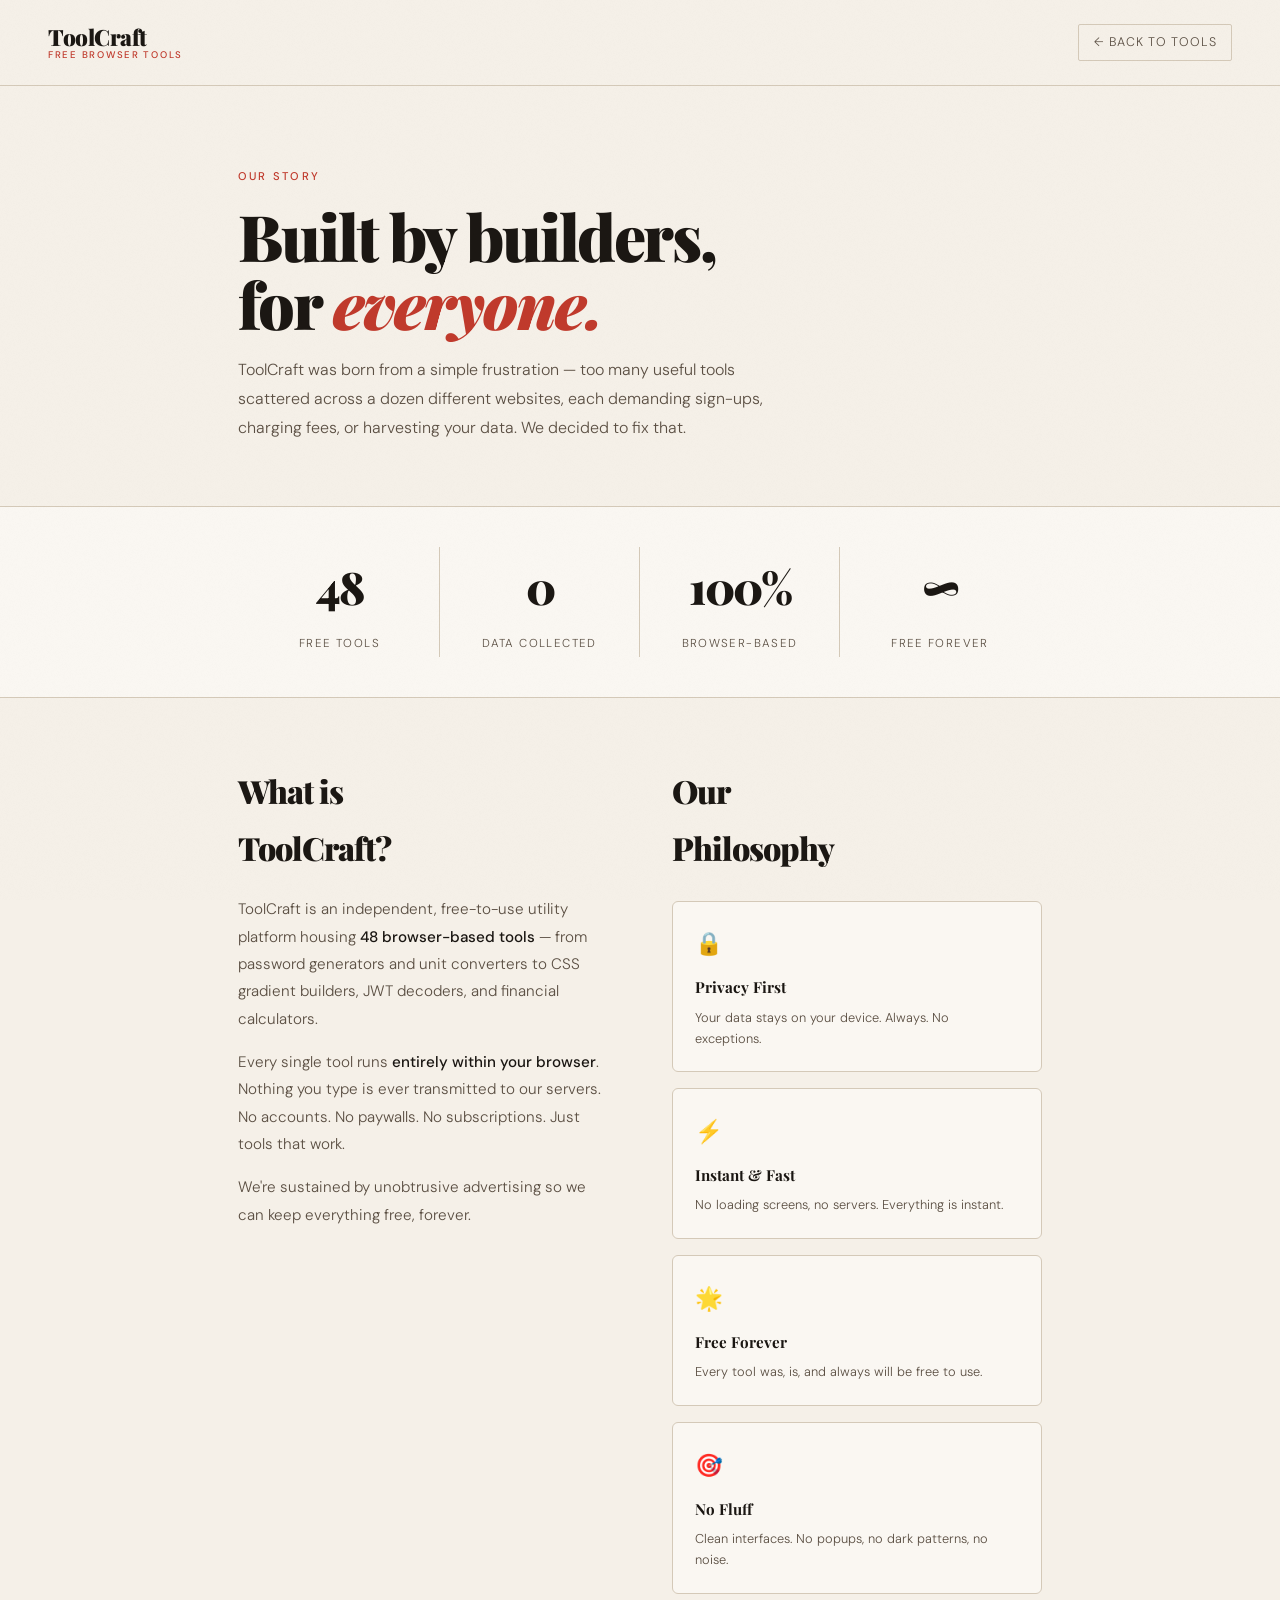
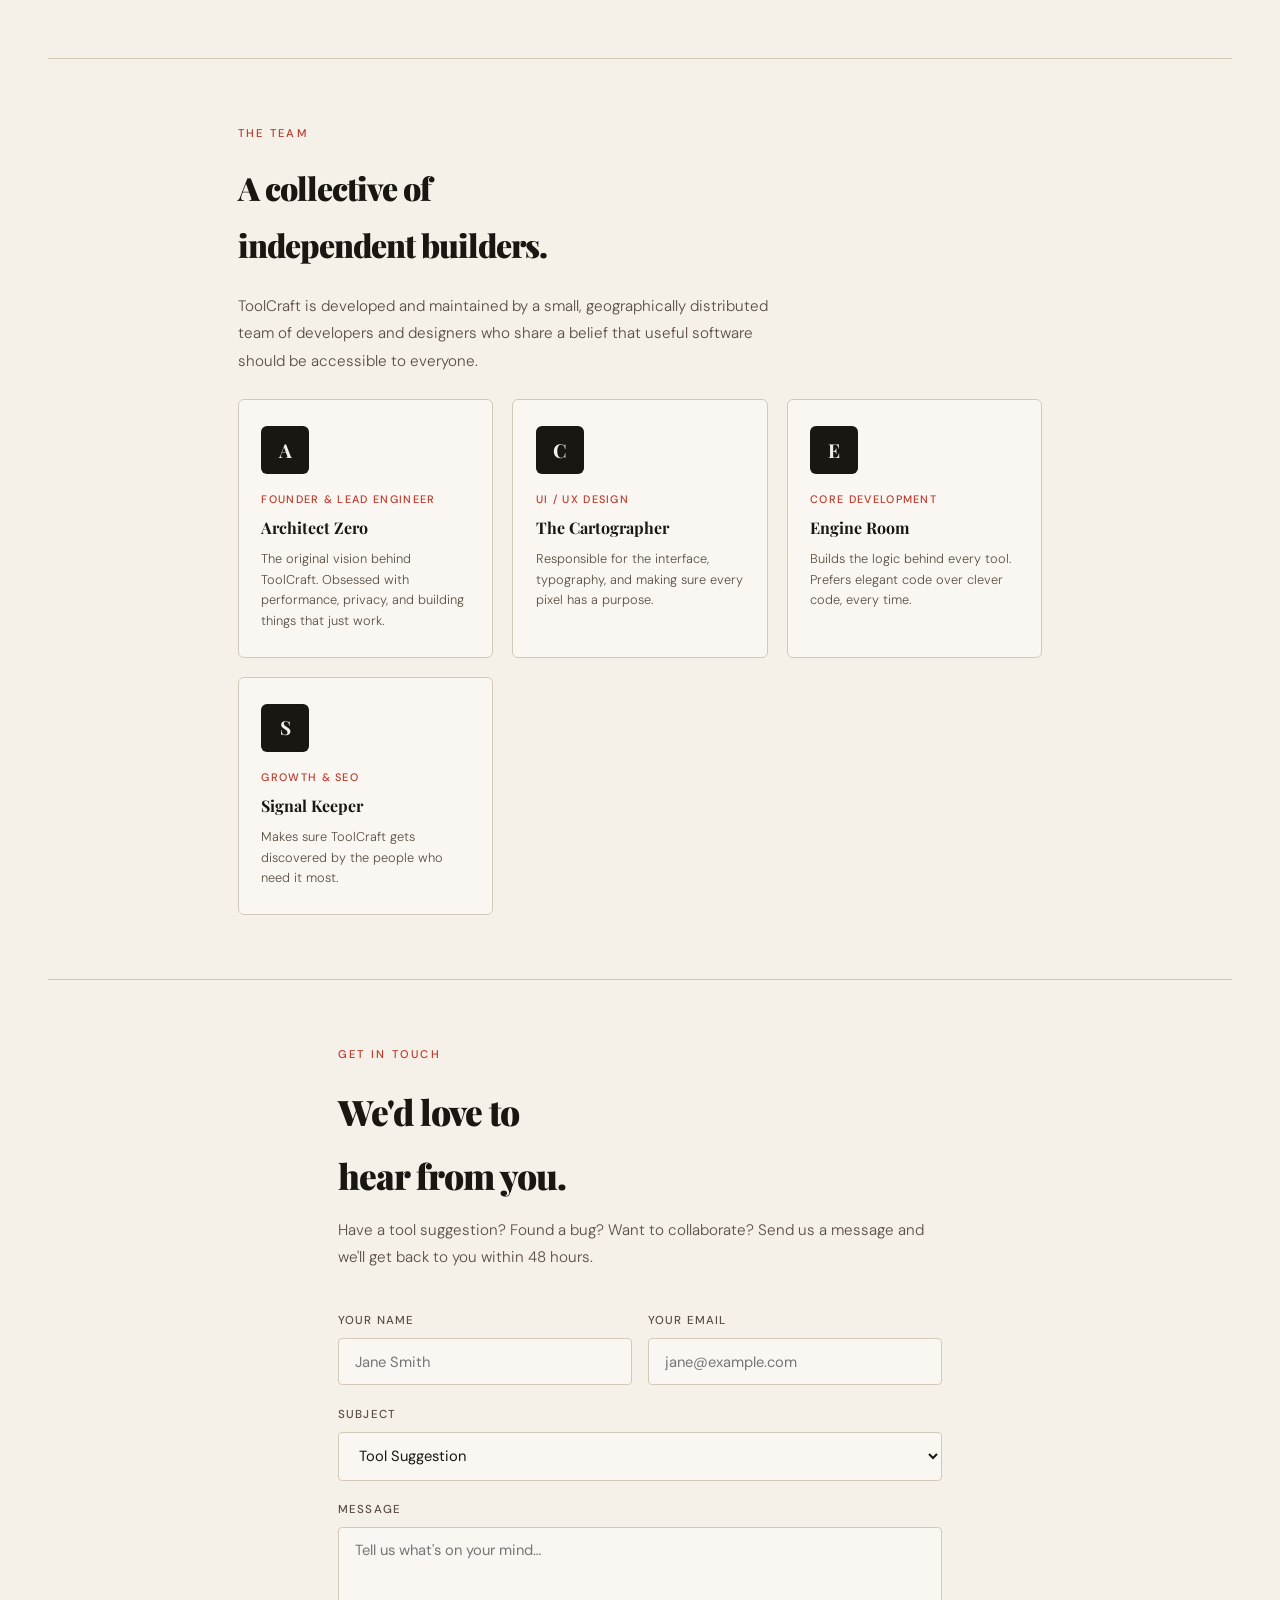
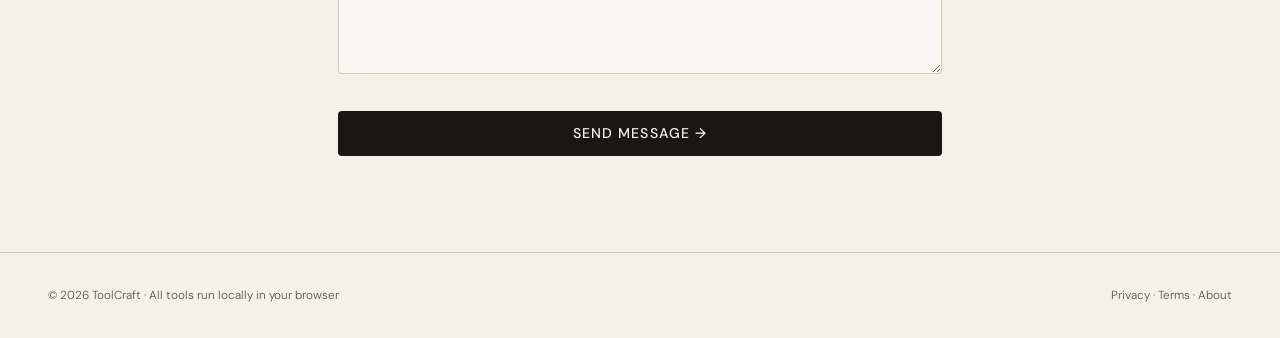
<file: about.html>
<!DOCTYPE html>
<html lang="en">
<head>
<meta charset="UTF-8"/>
<meta name="viewport" content="width=device-width,initial-scale=1.0"/>
<meta name="description" content="About ToolCraft — the team behind 48 free browser tools. Contact us with questions, feedback, or suggestions."/>
<title>About & Contact — ToolCraft</title>
<link rel="icon" type="image/jpeg" href="/favicon.jpg"/>
<link href="https://fonts.googleapis.com/css2?family=Playfair+Display:wght@400;700;900&family=DM+Sans:wght@300;400;500&display=swap" rel="stylesheet"/>
<style>
*,*::before,*::after{box-sizing:border-box;margin:0;padding:0}
:root{--bg:#f5f0e8;--surface:#faf7f2;--ink:#1a1612;--ink-soft:#5a4e42;--accent:#c0392b;--border:#d4c9b8;--green:#1a7a4a}
body{background:var(--bg);color:var(--ink);font-family:'DM Sans',sans-serif;font-weight:300;min-height:100vh;line-height:1.8}
body::before{content:'';position:fixed;inset:0;background-image:url("data:image/svg+xml,%3Csvg viewBox='0 0 200 200' xmlns='http://www.w3.org/2000/svg'%3E%3Cfilter id='n'%3E%3CfeTurbulence type='fractalNoise' baseFrequency='0.75' numOctaves='4' stitchTiles='stitch'/%3E%3C/filter%3E%3Crect width='100%25' height='100%25' filter='url(%23n)' opacity='0.04'/%3E%3C/svg%3E");background-size:150px;pointer-events:none;z-index:9999;opacity:.5}
nav{padding:1.5rem 3rem;border-bottom:1px solid var(--border);display:flex;align-items:center;justify-content:space-between}
.logo{text-decoration:none;display:flex;flex-direction:column;line-height:1}
.logo-name{font-family:'Playfair Display',serif;font-weight:900;font-size:1.4rem;letter-spacing:-.5px;color:var(--ink)}
.logo-tag{font-size:.6rem;font-weight:500;letter-spacing:.18em;text-transform:uppercase;color:var(--accent);margin-top:2px}
.nav-back{font-size:.78rem;letter-spacing:.08em;text-transform:uppercase;color:var(--ink-soft);text-decoration:none;border:1px solid var(--border);padding:.4rem .9rem;border-radius:2px;transition:all .2s}
.nav-back:hover{background:var(--ink);color:var(--bg);border-color:var(--ink)}

/* HERO */
.hero{padding:5rem 3rem 4rem;max-width:900px;margin:0 auto}
.page-label{font-size:.7rem;font-weight:500;letter-spacing:.2em;text-transform:uppercase;color:var(--accent);margin-bottom:1rem}
.hero h1{font-family:'Playfair Display',serif;font-size:clamp(2.5rem,5vw,4rem);font-weight:900;letter-spacing:-2px;line-height:1.05}
.hero h1 em{font-style:italic;color:var(--accent)}
.hero p{margin-top:1.2rem;font-size:1rem;color:var(--ink-soft);max-width:560px;line-height:1.8}

/* STATS STRIP */
.stats-strip{background:var(--surface);border-top:1px solid var(--border);border-bottom:1px solid var(--border);padding:2.5rem 3rem;display:flex;gap:0;justify-content:center}
.stat{text-align:center;flex:1;max-width:200px;padding:0 2rem;border-right:1px solid var(--border)}
.stat:last-child{border-right:none}
.stat-num{font-family:'Playfair Display',serif;font-size:2.8rem;font-weight:900;letter-spacing:-2px;color:var(--ink);display:block}
.stat-label{font-size:.72rem;letter-spacing:.12em;text-transform:uppercase;color:var(--ink-soft);margin-top:.25rem}

/* ABOUT SECTION */
.section{max-width:900px;margin:0 auto;padding:4rem 3rem}
.section-grid{display:grid;grid-template-columns:1fr 1fr;gap:4rem;align-items:start}
h2{font-family:'Playfair Display',serif;font-size:2rem;font-weight:900;letter-spacing:-1px;margin-bottom:1.2rem}
.section p{font-size:.95rem;color:var(--ink-soft);margin-bottom:1rem}
.section p strong{color:var(--ink);font-weight:500}

/* TEAM CARDS */
.team-grid{display:grid;grid-template-columns:repeat(auto-fill,minmax(240px,1fr));gap:1.2rem;margin-top:1.5rem}
.team-card{background:var(--surface);border:1px solid var(--border);border-radius:6px;padding:1.6rem 1.4rem;transition:box-shadow .25s,transform .25s}
.team-card:hover{box-shadow:0 6px 24px rgba(26,22,18,.08);transform:translateY(-2px)}
.team-avatar{width:48px;height:48px;background:var(--ink);border-radius:6px;display:flex;align-items:center;justify-content:center;color:var(--bg);font-family:'Playfair Display',serif;font-size:1.2rem;font-weight:700;margin-bottom:1rem}
.team-role{font-size:.68rem;letter-spacing:.12em;text-transform:uppercase;color:var(--accent);margin-bottom:.3rem;font-weight:500}
.team-name{font-family:'Playfair Display',serif;font-size:1rem;font-weight:700;margin-bottom:.4rem}
.team-desc{font-size:.8rem;color:var(--ink-soft);line-height:1.6}

/* VALUES */
.values-grid{display:grid;grid-template-columns:repeat(auto-fill,minmax(220px,1fr));gap:1rem;margin-top:1.5rem}
.value-card{background:var(--surface);border:1px solid var(--border);border-radius:6px;padding:1.4rem}
.value-icon{font-size:1.4rem;margin-bottom:.6rem}
.value-title{font-family:'Playfair Display',serif;font-size:.95rem;font-weight:700;margin-bottom:.4rem}
.value-desc{font-size:.8rem;color:var(--ink-soft);line-height:1.6}

/* DIVIDER */
.divider{height:1px;background:var(--border);margin:0 3rem}

/* CONTACT SECTION */
.contact-section{max-width:700px;margin:0 auto;padding:4rem 3rem 6rem}
.contact-section h2{font-family:'Playfair Display',serif;font-size:2.2rem;font-weight:900;letter-spacing:-1px;margin-bottom:.6rem}
.contact-section .sub{font-size:.95rem;color:var(--ink-soft);margin-bottom:2.5rem}

/* FORM */
.form-group{margin-bottom:1.2rem}
.form-label{font-size:.72rem;letter-spacing:.1em;text-transform:uppercase;color:var(--ink-soft);display:block;margin-bottom:.4rem;font-weight:500}
.form-input{width:100%;background:var(--surface);border:1px solid var(--border);border-radius:4px;padding:.78rem 1rem;font-family:'DM Sans',sans-serif;font-size:.92rem;color:var(--ink);outline:none;transition:border-color .2s,box-shadow .2s;resize:vertical}
.form-input:focus{border-color:var(--ink);box-shadow:0 0 0 3px rgba(26,22,18,.06)}
.form-row{display:grid;grid-template-columns:1fr 1fr;gap:1rem}
.btn-submit{width:100%;padding:.85rem 1.5rem;background:var(--ink);color:var(--bg);border:none;border-radius:4px;font-family:'DM Sans',sans-serif;font-size:.88rem;font-weight:500;letter-spacing:.08em;text-transform:uppercase;cursor:pointer;transition:background .2s,transform .1s;margin-top:.5rem}
.btn-submit:hover{background:var(--accent)}
.btn-submit:active{transform:scale(.99)}
.btn-submit:disabled{opacity:.6;cursor:not-allowed}

.success-msg{display:none;background:var(--surface);border:1px solid var(--border);border-left:3px solid var(--green);border-radius:4px;padding:1.2rem 1.4rem;margin-top:1.2rem;font-size:.9rem;color:var(--green)}
.error-msg{display:none;background:var(--surface);border:1px solid var(--border);border-left:3px solid var(--accent);border-radius:4px;padding:1.2rem 1.4rem;margin-top:1.2rem;font-size:.9rem;color:var(--accent)}

footer{border-top:1px solid var(--border);padding:2rem 3rem;display:flex;justify-content:space-between;align-items:center;font-size:.73rem;color:var(--ink-soft);flex-wrap:wrap;gap:.5rem}
footer a{color:var(--ink-soft);text-decoration:none}
footer a:hover{color:var(--accent)}

@media(max-width:640px){
  nav,.hero,.stats-strip,.section,.contact-section,footer{padding-left:1.2rem;padding-right:1.2rem}
  .section-grid{grid-template-columns:1fr}
  .form-row{grid-template-columns:1fr}
  .stats-strip{flex-wrap:wrap}
  .stat{border-right:none;border-bottom:1px solid var(--border);padding:1.2rem 0}
  .stat:last-child{border-bottom:none}
  .divider{margin:0 1.2rem}
}
</style>
</head>
<body>

<nav>
  <a href="/" class="logo">
    <span class="logo-name">ToolCraft</span>
    <span class="logo-tag">Free Browser Tools</span>
  </a>
  <a href="/" class="nav-back">&#8592; Back to Tools</a>
</nav>

<!-- HERO -->
<div class="hero">
  <div class="page-label">Our Story</div>
  <h1>Built by builders,<br/>for <em>everyone.</em></h1>
  <p>ToolCraft was born from a simple frustration — too many useful tools scattered across a dozen different websites, each demanding sign-ups, charging fees, or harvesting your data. We decided to fix that.</p>
</div>

<!-- STATS -->
<div class="stats-strip">
  <div class="stat"><span class="stat-num">48</span><span class="stat-label">Free Tools</span></div>
  <div class="stat"><span class="stat-num">0</span><span class="stat-label">Data Collected</span></div>
  <div class="stat"><span class="stat-num">100%</span><span class="stat-label">Browser-Based</span></div>
  <div class="stat"><span class="stat-num">&#8734;</span><span class="stat-label">Free Forever</span></div>
</div>

<!-- ABOUT -->
<div class="section">
  <div class="section-grid">
    <div>
      <h2>What is<br/>ToolCraft?</h2>
      <p>ToolCraft is an independent, free-to-use utility platform housing <strong>48 browser-based tools</strong> — from password generators and unit converters to CSS gradient builders, JWT decoders, and financial calculators.</p>
      <p>Every single tool runs <strong>entirely within your browser</strong>. Nothing you type is ever transmitted to our servers. No accounts. No paywalls. No subscriptions. Just tools that work.</p>
      <p>We're sustained by unobtrusive advertising so we can keep everything free, forever.</p>
    </div>
    <div>
      <h2>Our<br/>Philosophy</h2>
      <div class="values-grid">
        <div class="value-card">
          <div class="value-icon">&#128274;</div>
          <div class="value-title">Privacy First</div>
          <div class="value-desc">Your data stays on your device. Always. No exceptions.</div>
        </div>
        <div class="value-card">
          <div class="value-icon">&#9889;</div>
          <div class="value-title">Instant & Fast</div>
          <div class="value-desc">No loading screens, no servers. Everything is instant.</div>
        </div>
        <div class="value-card">
          <div class="value-icon">&#127775;</div>
          <div class="value-title">Free Forever</div>
          <div class="value-desc">Every tool was, is, and always will be free to use.</div>
        </div>
        <div class="value-card">
          <div class="value-icon">&#127919;</div>
          <div class="value-title">No Fluff</div>
          <div class="value-desc">Clean interfaces. No popups, no dark patterns, no noise.</div>
        </div>
      </div>
    </div>
  </div>
</div>

<div class="divider"></div>

<!-- TEAM -->
<div class="section">
  <div class="page-label">The Team</div>
  <h2>A collective of<br/>independent builders.</h2>
  <p style="max-width:560px;font-size:.95rem;color:var(--ink-soft)">ToolCraft is developed and maintained by a small, geographically distributed team of developers and designers who share a belief that useful software should be accessible to everyone.</p>
  <div class="team-grid">
    <div class="team-card">
      <div class="team-avatar">A</div>
      <div class="team-role">Founder &amp; Lead Engineer</div>
      <div class="team-name">Architect Zero</div>
      <div class="team-desc">The original vision behind ToolCraft. Obsessed with performance, privacy, and building things that just work.</div>
    </div>
    <div class="team-card">
      <div class="team-avatar">C</div>
      <div class="team-role">UI / UX Design</div>
      <div class="team-name">The Cartographer</div>
      <div class="team-desc">Responsible for the interface, typography, and making sure every pixel has a purpose.</div>
    </div>
    <div class="team-card">
      <div class="team-avatar">E</div>
      <div class="team-role">Core Development</div>
      <div class="team-name">Engine Room</div>
      <div class="team-desc">Builds the logic behind every tool. Prefers elegant code over clever code, every time.</div>
    </div>
    <div class="team-card">
      <div class="team-avatar">S</div>
      <div class="team-role">Growth &amp; SEO</div>
      <div class="team-name">Signal Keeper</div>
      <div class="team-desc">Makes sure ToolCraft gets discovered by the people who need it most.</div>
    </div>
  </div>
</div>

<div class="divider"></div>

<!-- CONTACT -->
<div class="contact-section">
  <div class="page-label">Get in Touch</div>
  <h2>We'd love to<br/>hear from you.</h2>
  <p class="sub">Have a tool suggestion? Found a bug? Want to collaborate? Send us a message and we'll get back to you within 48 hours.</p>

  <!-- Web3Forms — replace YOUR_ACCESS_KEY with your key from web3forms.com -->
  <form id="contact-form">
    <input type="hidden" name="access_key" value="5055a599-3d10-49a0-ab68-69d75fd544f6"/>
    <input type="hidden" name="subject" value="ToolCraft Contact Form"/>
    <input type="hidden" name="from_name" value="ToolCraft Website"/>
    <input type="checkbox" name="botcheck" style="display:none"/>

    <div class="form-row">
      <div class="form-group">
        <label class="form-label" for="cf-name">Your Name</label>
        <input class="form-input" type="text" id="cf-name" name="name" placeholder="Jane Smith" required/>
      </div>
      <div class="form-group">
        <label class="form-label" for="cf-email">Your Email</label>
        <input class="form-input" type="email" id="cf-email" name="email" placeholder="jane@example.com" required/>
      </div>
    </div>

    <div class="form-group">
      <label class="form-label" for="cf-subject">Subject</label>
      <select class="form-input" id="cf-subject" name="subject_type">
        <option value="Tool Suggestion">Tool Suggestion</option>
        <option value="Bug Report">Bug Report</option>
        <option value="General Enquiry">General Enquiry</option>
        <option value="Collaboration">Collaboration</option>
        <option value="Other">Other</option>
      </select>
    </div>

    <div class="form-group">
      <label class="form-label" for="cf-message">Message</label>
      <textarea class="form-input" id="cf-message" name="message" rows="6" placeholder="Tell us what's on your mind…" required></textarea>
    </div>

    <button type="submit" class="btn-submit" id="cf-submit">Send Message &#8594;</button>

    <div class="success-msg" id="cf-success">
      &#10003; &nbsp; Message sent successfully! We'll get back to you within 48 hours.
    </div>
    <div class="error-msg" id="cf-error">
      Something went wrong. Please try again or reach out through our social channels.
    </div>
  </form>
</div>

<footer>
  <span>&copy; 2026 ToolCraft &middot; All tools run locally in your browser</span>
  <span>
    <a href="/privacy.html">Privacy</a> &middot;
    <a href="/terms.html">Terms</a> &middot;
    <a href="/about.html">About</a>
  </span>
</footer>

<script>
document.getElementById('contact-form').addEventListener('submit',async function(e){
  e.preventDefault();
  const btn=document.getElementById('cf-submit');
  const success=document.getElementById('cf-success');
  const error=document.getElementById('cf-error');
  btn.disabled=true;
  btn.textContent='Sending…';
  success.style.display='none';
  error.style.display='none';
  try{
    const formData=new FormData(this);
    const response=await fetch('https://api.web3forms.com/submit',{
      method:'POST',
      body:formData
    });
    const data=await response.json();
    if(data.success){
      success.style.display='block';
      this.reset();
      btn.textContent='Message Sent ✓';
    }else{
      throw new Error(data.message);
    }
  }catch(err){
    error.style.display='block';
    btn.disabled=false;
    btn.textContent='Send Message →';
  }
});
</script>
</body>
</html>
</file>
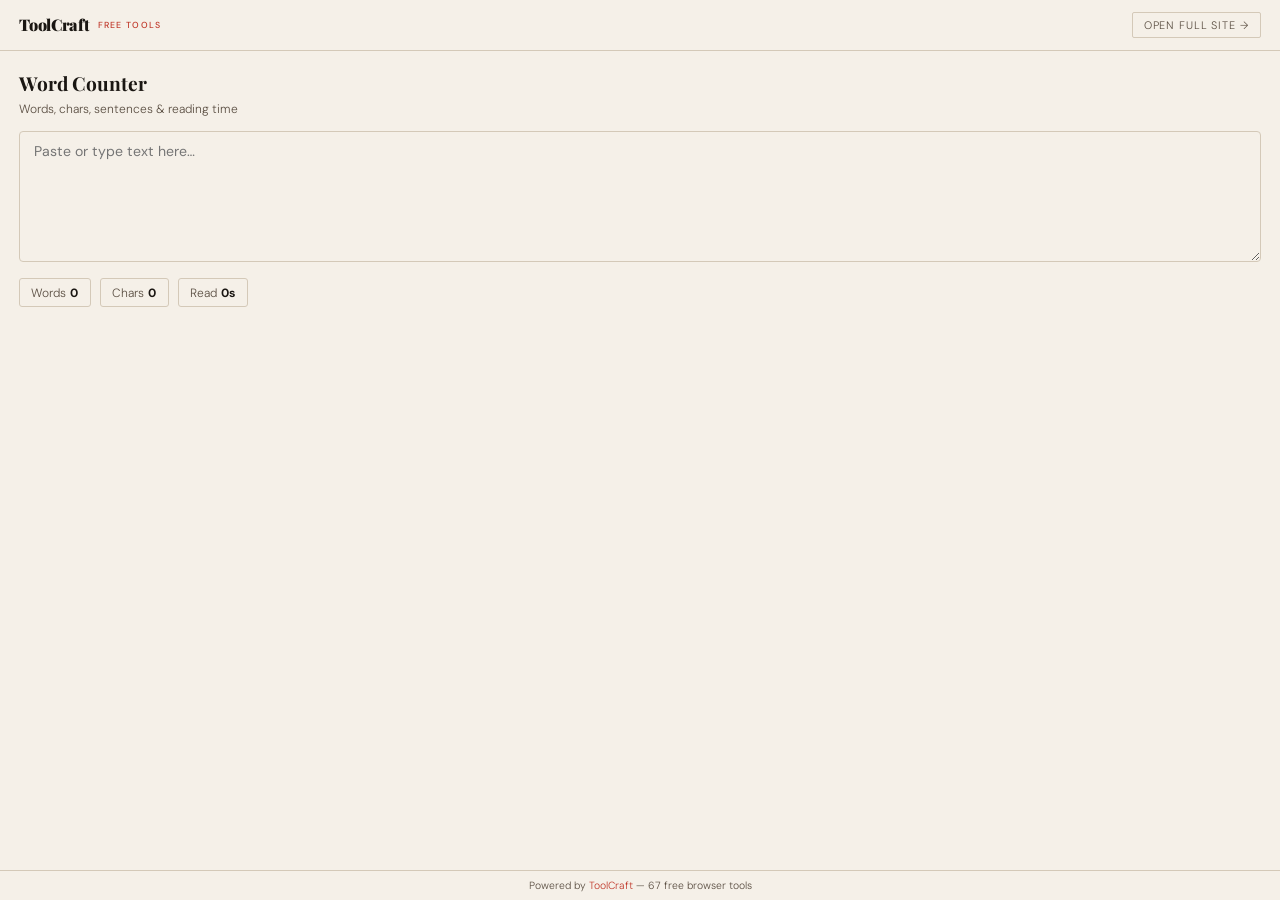
<file: embed.html>
<!DOCTYPE html>
<html lang="en">
<head>
<meta charset="UTF-8"/>
<meta name="viewport" content="width=device-width,initial-scale=1.0"/>
<title>ToolCraft — Embedded Tool</title>
<link rel="icon" type="image/jpeg" href="/favicon.jpg"/>
<link href="https://fonts.googleapis.com/css2?family=Playfair+Display:wght@400;700;900&family=DM+Sans:wght@300;400;500&display=swap" rel="stylesheet"/>
<style>
*,*::before,*::after{box-sizing:border-box;margin:0;padding:0}
:root{--bg:#f5f0e8;--surface:#faf7f2;--ink:#1a1612;--ink-soft:#5a4e42;--accent:#c0392b;--border:#d4c9b8;--shadow:rgba(26,22,18,.08);--green:#1a7a4a}
body{background:var(--bg);color:var(--ink);font-family:'DM Sans',sans-serif;font-weight:300;min-height:100vh;display:flex;flex-direction:column}

.embed-header{padding:.75rem 1.2rem;border-bottom:1px solid var(--border);display:flex;align-items:center;justify-content:space-between}
.embed-logo{text-decoration:none;display:flex;align-items:center;gap:.5rem}
.embed-logo-name{font-family:'Playfair Display',serif;font-weight:900;font-size:1rem;letter-spacing:-.3px;color:var(--ink)}
.embed-logo-tag{font-size:.55rem;font-weight:500;letter-spacing:.15em;text-transform:uppercase;color:var(--accent)}
.embed-open{font-size:.68rem;letter-spacing:.08em;text-transform:uppercase;color:var(--ink-soft);text-decoration:none;border:1px solid var(--border);padding:.3rem .7rem;border-radius:2px;transition:all .2s}
.embed-open:hover{background:var(--ink);color:var(--bg);border-color:var(--ink)}

.tool-container{flex:1;padding:1.2rem}

/* Card styles */
textarea,input[type=text],input[type=number],input[type=date],input[type=email],select{width:100%;background:var(--bg);border:1px solid var(--border);border-radius:4px;padding:.65rem .85rem;font-family:'DM Sans',sans-serif;font-size:.88rem;color:var(--ink);outline:none;transition:border-color .2s;resize:vertical}
textarea:focus,input:focus,select:focus{border-color:var(--ink)}
.btn{display:inline-flex;align-items:center;gap:.4rem;margin-top:.7rem;padding:.55rem 1.1rem;background:var(--ink);color:var(--bg);border:none;border-radius:4px;font-family:'DM Sans',sans-serif;font-size:.76rem;font-weight:500;letter-spacing:.06em;text-transform:uppercase;cursor:pointer;transition:background .2s}
.btn:hover{background:var(--accent)}
.btn-ghost{background:transparent;color:var(--ink);border:1px solid var(--border)}
.btn-ghost:hover{background:var(--bg);border-color:var(--ink)}
.btn-row{display:flex;gap:.5rem;flex-wrap:wrap;align-items:center}
.result-box{margin-top:.8rem;padding:.8rem .9rem;background:var(--bg);border:1px solid var(--border);border-left:3px solid var(--accent);border-radius:4px;font-size:.87rem;line-height:1.6;white-space:pre-wrap;word-break:break-all}
.result-box.hidden{display:none}
.input-label{font-size:.7rem;letter-spacing:.1em;text-transform:uppercase;color:var(--ink-soft);margin-bottom:.25rem;display:block;margin-top:.55rem}
.input-row{display:grid;grid-template-columns:1fr 1fr;gap:.6rem;margin-top:.6rem}
.stat-row{display:flex;gap:.6rem;margin-top:.7rem;flex-wrap:wrap}
.stat-chip{background:var(--bg);border:1px solid var(--border);border-radius:3px;padding:.35rem .7rem;font-size:.75rem;font-weight:500}
.stat-chip span{font-weight:300;color:var(--ink-soft);margin-right:.25rem}
.strength-bar{height:4px;border-radius:2px;background:var(--border);margin-top:.5rem;overflow:hidden}
.strength-fill{height:100%;border-radius:2px;transition:width .3s,background .3s}
.copied{color:var(--green);font-size:.73rem;margin-left:.4rem;opacity:0;transition:opacity .3s}
.copied.show{opacity:1}
.tool-title{font-family:'Playfair Display',serif;font-size:1.2rem;font-weight:700;margin-bottom:.3rem}
.tool-sub{font-size:.75rem;color:var(--ink-soft);margin-bottom:.9rem}
.not-found{text-align:center;padding:3rem 1rem;color:var(--ink-soft)}
.not-found a{color:var(--accent)}

.embed-footer{padding:.5rem 1.2rem;border-top:1px solid var(--border);text-align:center;font-size:.65rem;color:var(--ink-soft)}
.embed-footer a{color:var(--accent);text-decoration:none}
</style>
</head>
<body>
<div class="embed-header">
  <a href="https://toolcraft.online" target="_blank" class="embed-logo">
    <span class="embed-logo-name">ToolCraft</span>
    <span class="embed-logo-tag">Free Tools</span>
  </a>
  <a href="https://toolcraft.online" target="_blank" class="embed-open">Open full site →</a>
</div>

<div class="tool-container" id="tool-container">
  <div class="not-found">Loading tool…</div>
</div>

<div class="embed-footer">
  Powered by <a href="https://toolcraft.online" target="_blank">ToolCraft</a> — 67 free browser tools
</div>

<script>
// ── TOOL REGISTRY ─────────────────────────────────────────────────────────────
const TOOLS = {
  'word-counter': {
    title: 'Word Counter',
    sub: 'Words, chars, sentences & reading time',
    html: `<textarea id="wc" rows="6" placeholder="Paste or type text here…" oninput="wc()"></textarea>
      <div class="stat-row">
        <div class="stat-chip"><span>Words</span><strong id="ww">0</strong></div>
        <div class="stat-chip"><span>Chars</span><strong id="wc2">0</strong></div>
        <div class="stat-chip"><span>Read</span><strong id="wr">0s</strong></div>
      </div>`,
    init: function() {
      window.wc = function() {
        const t = document.getElementById('wc').value;
        const words = t.trim() === '' ? 0 : t.trim().split(/\s+/).length;
        const rs = Math.round(words/200*60);
        document.getElementById('ww').textContent = words;
        document.getElementById('wc2').textContent = t.length;
        document.getElementById('wr').textContent = rs < 60 ? rs+'s' : Math.round(rs/60)+'m';
      };
    }
  },
  'password-generator': {
    title: 'Password Generator',
    sub: 'Cryptographically secure passwords',
    html: `<label class="input-label">Length: <strong id="pl">16</strong></label>
      <input type="range" min="8" max="64" value="16" oninput="document.getElementById('pl').textContent=this.value;gp()" style="width:100%;accent-color:#1a1612;margin-bottom:.6rem"/>
      <div class="result-box" id="pr" style="font-family:monospace"></div>
      <div class="strength-bar"><div class="strength-fill" id="psf" style="width:0%"></div></div>
      <div class="btn-row">
        <button class="btn" onclick="gp()">↻ New</button>
        <button class="btn btn-ghost" onclick="navigator.clipboard.writeText(document.getElementById('pr').textContent)">Copy</button>
      </div>`,
    init: function() {
      window.gp = function() {
        const len = +document.querySelector('input[type=range]').value;
        const chars = 'ABCDEFGHIJKLMNOPQRSTUVWXYZabcdefghijklmnopqrstuvwxyz0123456789!@#$%^&*()-_=+[]{}';
        const arr = new Uint32Array(len); crypto.getRandomValues(arr);
        const pw = [...arr].map(v=>chars[v%chars.length]).join('');
        document.getElementById('pr').textContent = pw;
        const score = Math.min(4,[len>=12,len>=20,/[A-Z]/.test(pw),/[a-z]/.test(pw),/[0-9]/.test(pw),/[^A-Za-z0-9]/.test(pw)].filter(Boolean).length);
        const fill = document.getElementById('psf');
        fill.style.width=(score/4*100)+'%';
        fill.style.background=['#e74c3c','#e67e22','#f1c40f','#2ecc71','#1abc9c'][score];
      };
      window.gp();
    }
  },
  'bmi-calculator': {
    title: 'BMI Calculator',
    sub: 'Body Mass Index',
    html: `<div class="input-row">
        <div><label class="input-label">Weight (kg)</label><input type="number" id="bw" placeholder="70" oninput="bmi()"/></div>
        <div><label class="input-label">Height (cm)</label><input type="number" id="bh" placeholder="175" oninput="bmi()"/></div>
      </div>
      <div class="result-box hidden" id="br"></div>`,
    init: function() {
      window.bmi = function() {
        const w=parseFloat(document.getElementById('bw').value);
        const h=parseFloat(document.getElementById('bh').value)/100;
        const res=document.getElementById('br');
        if(!w||!h){res.classList.add('hidden');return;}
        const b=(w/(h*h)).toFixed(1);
        const cat=b<18.5?'Underweight':b<25?'Normal':b<30?'Overweight':'Obese';
        res.textContent='BMI: '+b+' — '+cat;res.classList.remove('hidden');
      };
    }
  },
  'qr-code-generator': {
    title: 'QR Code Generator',
    sub: 'Instant QR for any URL or text',
    html: `<input type="text" id="qi" placeholder="https://example.com" oninput="qr()"/>
      <div id="qo" style="display:none;margin-top:.8rem;text-align:center">
        <img id="qimg" style="width:160px;height:160px;border:1px solid #d4c9b8;border-radius:4px;padding:6px;background:#fff"/>
        <div><a id="qdl" class="btn" style="text-decoration:none;margin-top:.6rem;display:inline-flex" download="qr.png">↓ Download</a></div>
      </div>`,
    init: function() {
      window.qr = function() {
        const v=document.getElementById('qi').value.trim();
        const o=document.getElementById('qo');
        if(!v){o.style.display='none';return;}
        const url='https://api.qrserver.com/v1/create-qr-code/?size=160x160&data='+encodeURIComponent(v);
        document.getElementById('qimg').src=url;
        document.getElementById('qdl').href=url+'&format=png';
        o.style.display='block';
      };
    }
  },
  'tip-calculator': {
    title: 'Tip Calculator',
    sub: 'Split the bill effortlessly',
    html: `<label class="input-label">Bill ($)</label>
      <input type="number" id="tb" placeholder="85.00" oninput="tip()"/>
      <label class="input-label">Tip: <strong id="tp">15</strong>%</label>
      <input type="range" min="0" max="30" value="15" oninput="document.getElementById('tp').textContent=this.value;tip()" style="width:100%;accent-color:#1a1612"/>
      <label class="input-label">Split between</label>
      <input type="number" id="ts" value="1" min="1" oninput="tip()"/>
      <div class="result-box hidden" id="tr"></div>`,
    init: function() {
      window.tip = function() {
        const bill=parseFloat(document.getElementById('tb').value);
        const pct=+document.querySelector('input[type=range]').value;
        const split=Math.max(1,+document.getElementById('ts').value||1);
        const res=document.getElementById('tr');
        if(!bill){res.classList.add('hidden');return;}
        const t=bill*pct/100;const total=bill+t;
        res.textContent='Tip: $'+t.toFixed(2)+'\nTotal: $'+total.toFixed(2)+'\nPer person: $'+(total/split).toFixed(2);
        res.classList.remove('hidden');
      };
    }
  }
};

// ── RENDER TOOL ───────────────────────────────────────────────────────────────
const params = new URLSearchParams(window.location.search);
const toolSlug = params.get('tool') || 'word-counter';
const tool = TOOLS[toolSlug];
const container = document.getElementById('tool-container');

if (tool) {
  container.innerHTML =
    '<div class="tool-title">' + tool.title + '</div>' +
    '<div class="tool-sub">' + tool.sub + '</div>' +
    tool.html;
  if (tool.init) tool.init();
} else {
  container.innerHTML =
    '<div class="not-found">' +
      '<p>Tool not found.</p>' +
      '<p style="margin-top:.5rem"><a href="https://toolcraft.online" target="_blank">Browse all 67 free tools →</a></p>' +
    '</div>';
}
</script>
</body>
</html>
</file>
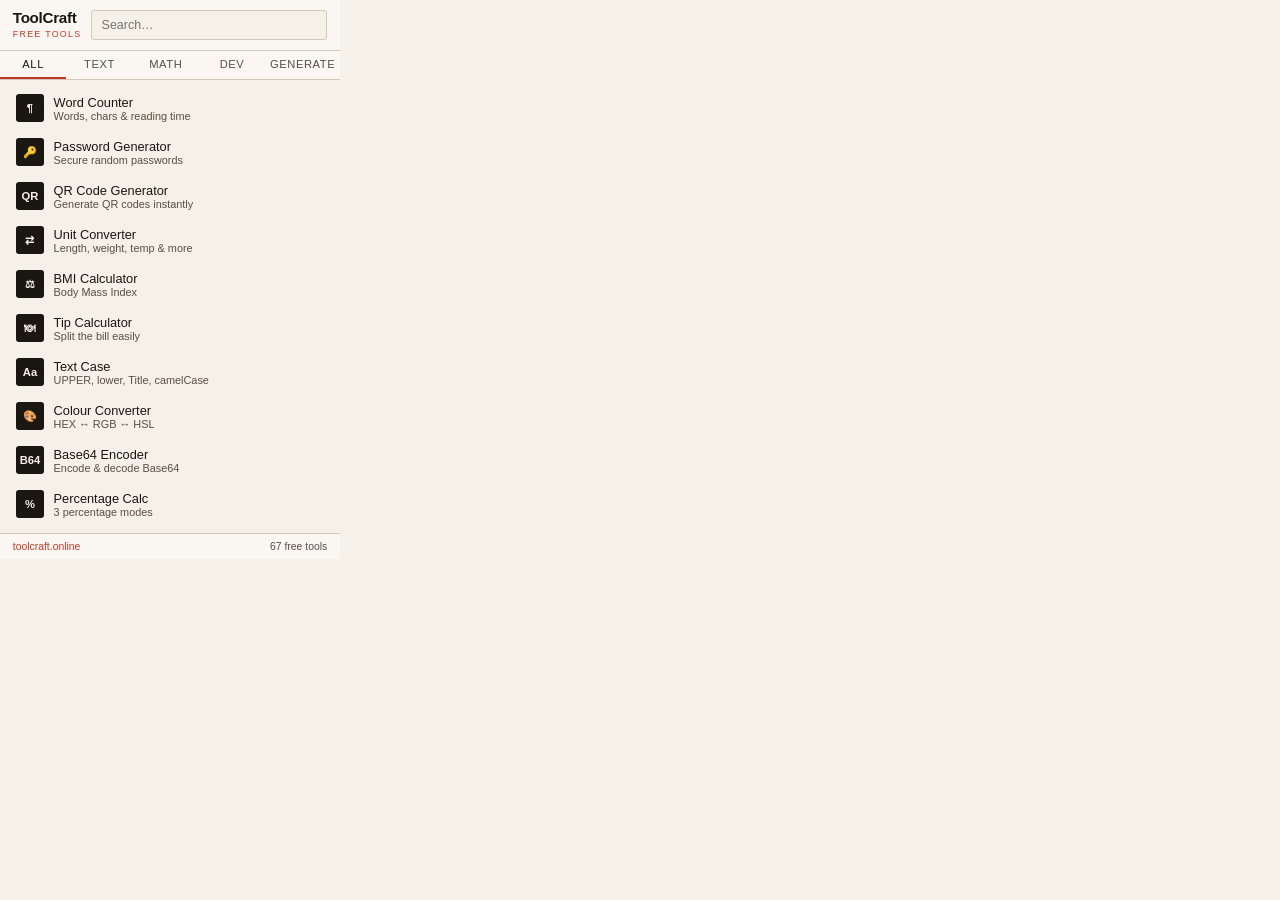
<file: popup.html>
<!DOCTYPE html>
<html lang="en">
<head>
<meta charset="UTF-8"/>
<link rel="stylesheet" href="popup.css"/>
</head>
<body>
<div class="header">
  <div class="logo">
    <span class="logo-name">ToolCraft</span>
    <span class="logo-tag">Free Tools</span>
  </div>
  <input class="search" id="search" type="text" placeholder="Search…" oninput="filterTools()"/>
</div>

<div class="tabs">
  <button class="tab on" onclick="setTab('all',this)">All</button>
  <button class="tab" onclick="setTab('text',this)">Text</button>
  <button class="tab" onclick="setTab('math',this)">Math</button>
  <button class="tab" onclick="setTab('dev',this)">Dev</button>
  <button class="tab" onclick="setTab('gen',this)">Generate</button>
</div>

<div class="tools" id="tools"></div>

<div class="tool-panel" id="tool-panel" style="display:none">
  <div class="panel-header">
    <button class="back-btn" onclick="showList()">← Back</button>
    <span class="panel-title" id="panel-title"></span>
    <a class="open-full" id="open-full" href="#" target="_blank">Open full ↗</a>
  </div>
  <div class="panel-body" id="panel-body"></div>
</div>

<div class="footer">
  <a href="https://toolcraft.online" target="_blank">toolcraft.online</a>
  <span>67 free tools</span>
</div>

<script src="popup.js"></script>
</body>
</html>
</file>
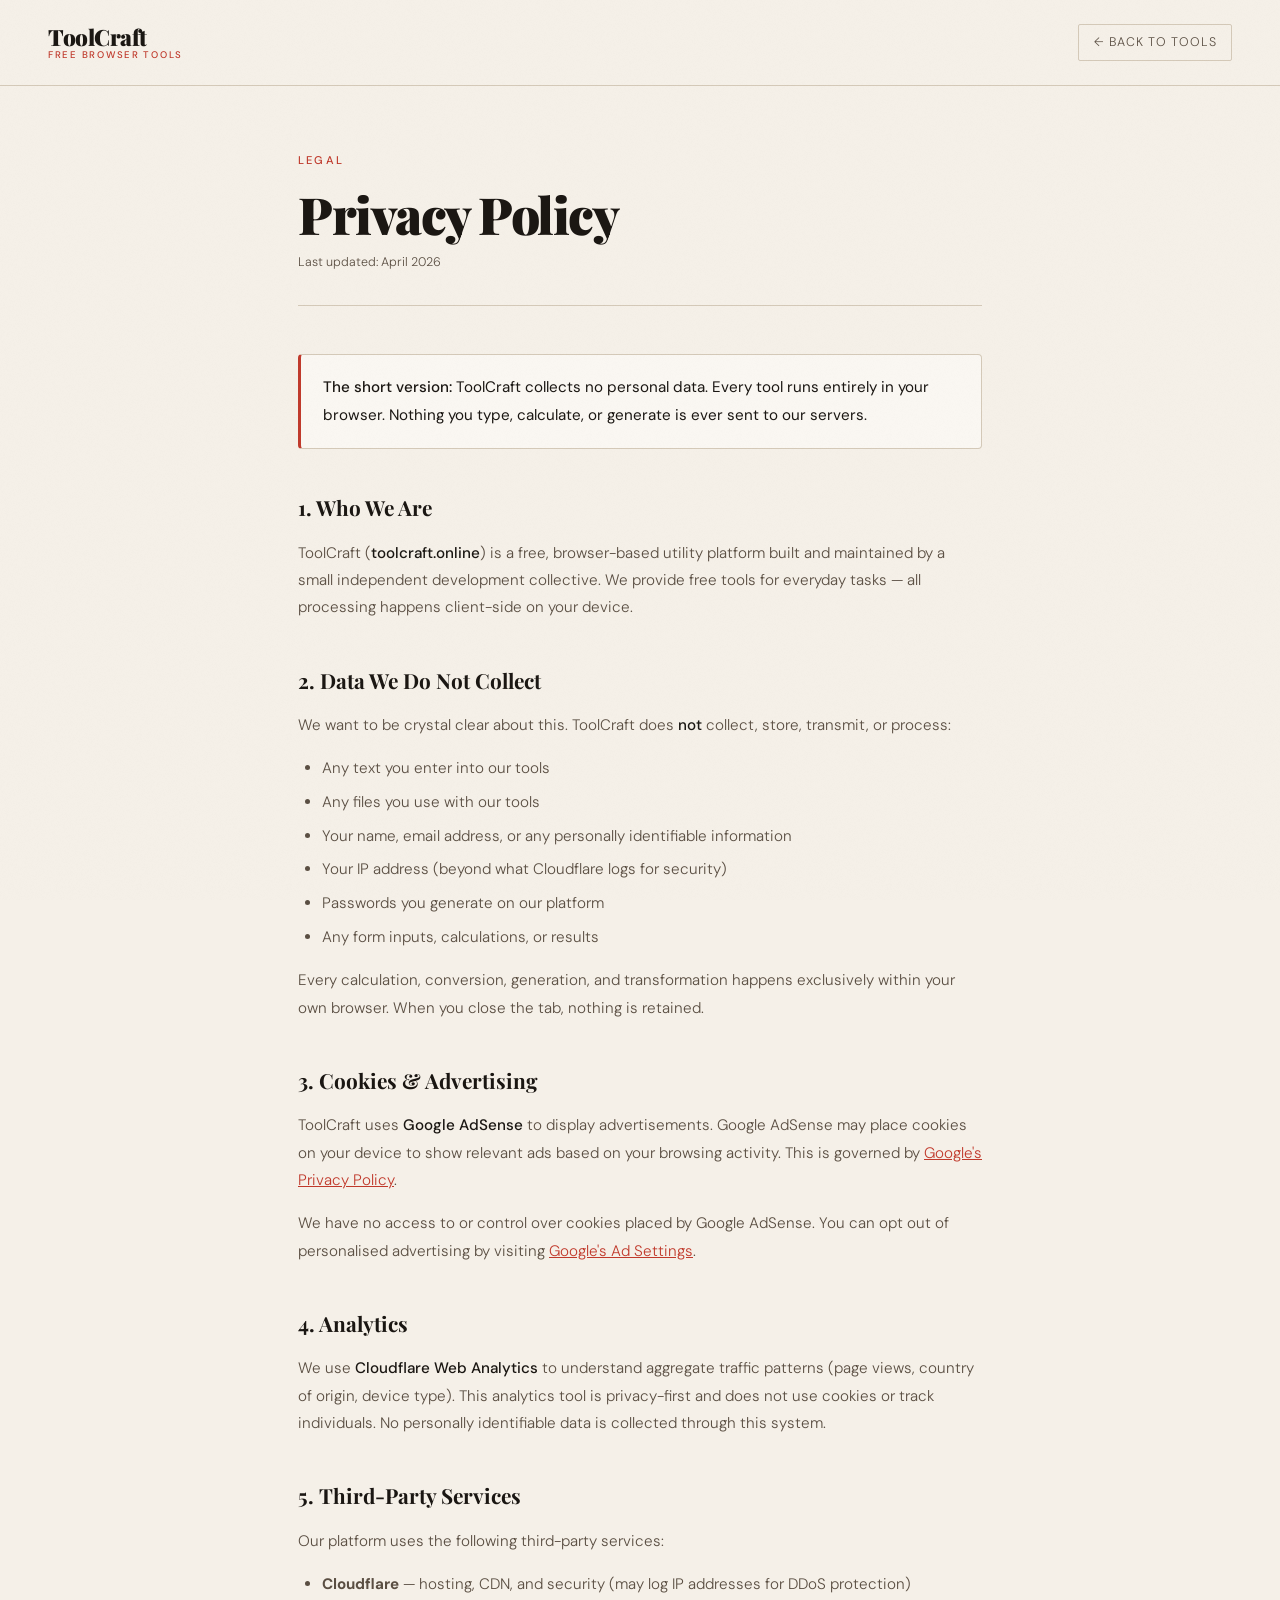
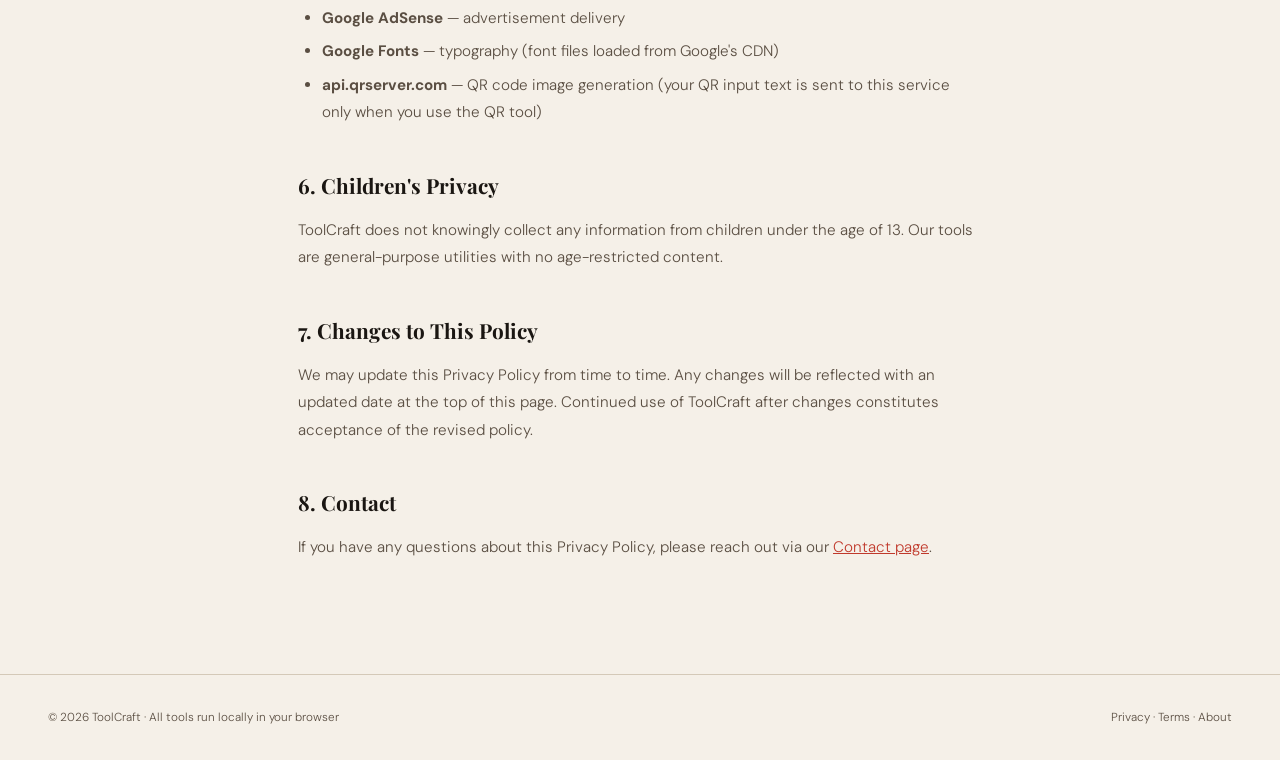
<file: privacy.html>
<!DOCTYPE html>
<html lang="en">
<head>
<meta charset="UTF-8"/>
<meta name="viewport" content="width=device-width,initial-scale=1.0"/>
<meta name="description" content="ToolCraft Privacy Policy — we collect no personal data. All tools run locally in your browser."/>
<title>Privacy Policy — ToolCraft</title>
<link rel="icon" type="image/jpeg" href="/favicon.jpg"/>
<link href="https://fonts.googleapis.com/css2?family=Playfair+Display:wght@400;700;900&family=DM+Sans:wght@300;400;500&display=swap" rel="stylesheet"/>
<style>
*,*::before,*::after{box-sizing:border-box;margin:0;padding:0}
:root{--bg:#f5f0e8;--surface:#faf7f2;--ink:#1a1612;--ink-soft:#5a4e42;--accent:#c0392b;--border:#d4c9b8}
body{background:var(--bg);color:var(--ink);font-family:'DM Sans',sans-serif;font-weight:300;min-height:100vh;line-height:1.8}
body::before{content:'';position:fixed;inset:0;background-image:url("data:image/svg+xml,%3Csvg viewBox='0 0 200 200' xmlns='http://www.w3.org/2000/svg'%3E%3Cfilter id='n'%3E%3CfeTurbulence type='fractalNoise' baseFrequency='0.75' numOctaves='4' stitchTiles='stitch'/%3E%3C/filter%3E%3Crect width='100%25' height='100%25' filter='url(%23n)' opacity='0.04'/%3E%3C/svg%3E");background-size:150px;pointer-events:none;z-index:9999;opacity:.5}
nav{padding:1.5rem 3rem;border-bottom:1px solid var(--border);display:flex;align-items:center;justify-content:space-between}
.logo{text-decoration:none;display:flex;flex-direction:column;line-height:1}
.logo-name{font-family:'Playfair Display',serif;font-weight:900;font-size:1.4rem;letter-spacing:-.5px;color:var(--ink)}
.logo-tag{font-size:.6rem;font-weight:500;letter-spacing:.18em;text-transform:uppercase;color:var(--accent);margin-top:2px}
.nav-back{font-size:.78rem;letter-spacing:.08em;text-transform:uppercase;color:var(--ink-soft);text-decoration:none;border:1px solid var(--border);padding:.4rem .9rem;border-radius:2px;transition:all .2s}
.nav-back:hover{background:var(--ink);color:var(--bg);border-color:var(--ink)}
.container{max-width:780px;margin:0 auto;padding:4rem 3rem 6rem}
.page-label{font-size:.7rem;font-weight:500;letter-spacing:.2em;text-transform:uppercase;color:var(--accent);margin-bottom:1rem}
h1{font-family:'Playfair Display',serif;font-size:clamp(2rem,4vw,3.2rem);font-weight:900;letter-spacing:-1.5px;line-height:1.1;margin-bottom:.5rem}
.updated{font-size:.78rem;color:var(--ink-soft);margin-bottom:3rem;padding-bottom:2rem;border-bottom:1px solid var(--border)}
h2{font-family:'Playfair Display',serif;font-size:1.3rem;font-weight:700;margin:2.5rem 0 .8rem}
p{margin-bottom:1rem;font-size:.95rem;color:var(--ink-soft)}
p strong{color:var(--ink);font-weight:500}
ul{margin:.5rem 0 1rem 1.5rem;color:var(--ink-soft);font-size:.95rem}
ul li{margin-bottom:.4rem}
.highlight-box{background:var(--surface);border:1px solid var(--border);border-left:3px solid var(--accent);border-radius:4px;padding:1.2rem 1.4rem;margin:2rem 0}
.highlight-box p{margin:0;color:var(--ink);font-weight:400}
footer{border-top:1px solid var(--border);padding:2rem 3rem;display:flex;justify-content:space-between;align-items:center;font-size:.73rem;color:var(--ink-soft);flex-wrap:wrap;gap:.5rem}
footer a{color:var(--ink-soft);text-decoration:none}
footer a:hover{color:var(--accent)}
@media(max-width:640px){nav,.container,footer{padding-left:1.2rem;padding-right:1.2rem}}
</style>
</head>
<body>
<nav>
  <a href="/" class="logo">
    <span class="logo-name">ToolCraft</span>
    <span class="logo-tag">Free Browser Tools</span>
  </a>
  <a href="/" class="nav-back">&#8592; Back to Tools</a>
</nav>

<div class="container">
  <div class="page-label">Legal</div>
  <h1>Privacy Policy</h1>
  <div class="updated">Last updated: April 2026</div>

  <div class="highlight-box">
    <p><strong>The short version:</strong> ToolCraft collects no personal data. Every tool runs entirely in your browser. Nothing you type, calculate, or generate is ever sent to our servers.</p>
  </div>

  <h2>1. Who We Are</h2>
  <p>ToolCraft (<strong>toolcraft.online</strong>) is a free, browser-based utility platform built and maintained by a small independent development collective. We provide free tools for everyday tasks — all processing happens client-side on your device.</p>

  <h2>2. Data We Do Not Collect</h2>
  <p>We want to be crystal clear about this. ToolCraft does <strong>not</strong> collect, store, transmit, or process:</p>
  <ul>
    <li>Any text you enter into our tools</li>
    <li>Any files you use with our tools</li>
    <li>Your name, email address, or any personally identifiable information</li>
    <li>Your IP address (beyond what Cloudflare logs for security)</li>
    <li>Passwords you generate on our platform</li>
    <li>Any form inputs, calculations, or results</li>
  </ul>
  <p>Every calculation, conversion, generation, and transformation happens exclusively within your own browser. When you close the tab, nothing is retained.</p>

  <h2>3. Cookies & Advertising</h2>
  <p>ToolCraft uses <strong>Google AdSense</strong> to display advertisements. Google AdSense may place cookies on your device to show relevant ads based on your browsing activity. This is governed by <a href="https://policies.google.com/privacy" target="_blank" style="color:var(--accent)">Google's Privacy Policy</a>.</p>
  <p>We have no access to or control over cookies placed by Google AdSense. You can opt out of personalised advertising by visiting <a href="https://www.google.com/settings/ads" target="_blank" style="color:var(--accent)">Google's Ad Settings</a>.</p>

  <h2>4. Analytics</h2>
  <p>We use <strong>Cloudflare Web Analytics</strong> to understand aggregate traffic patterns (page views, country of origin, device type). This analytics tool is privacy-first and does not use cookies or track individuals. No personally identifiable data is collected through this system.</p>

  <h2>5. Third-Party Services</h2>
  <p>Our platform uses the following third-party services:</p>
  <ul>
    <li><strong>Cloudflare</strong> — hosting, CDN, and security (may log IP addresses for DDoS protection)</li>
    <li><strong>Google AdSense</strong> — advertisement delivery</li>
    <li><strong>Google Fonts</strong> — typography (font files loaded from Google's CDN)</li>
    <li><strong>api.qrserver.com</strong> — QR code image generation (your QR input text is sent to this service only when you use the QR tool)</li>
  </ul>

  <h2>6. Children's Privacy</h2>
  <p>ToolCraft does not knowingly collect any information from children under the age of 13. Our tools are general-purpose utilities with no age-restricted content.</p>

  <h2>7. Changes to This Policy</h2>
  <p>We may update this Privacy Policy from time to time. Any changes will be reflected with an updated date at the top of this page. Continued use of ToolCraft after changes constitutes acceptance of the revised policy.</p>

  <h2>8. Contact</h2>
  <p>If you have any questions about this Privacy Policy, please reach out via our <a href="/about.html" style="color:var(--accent)">Contact page</a>.</p>
</div>

<footer>
  <span>&copy; 2026 ToolCraft &middot; All tools run locally in your browser</span>
  <span>
    <a href="/privacy.html">Privacy</a> &middot;
    <a href="/terms.html">Terms</a> &middot;
    <a href="/about.html">About</a>
  </span>
</footer>
</body>
</html>
</file>
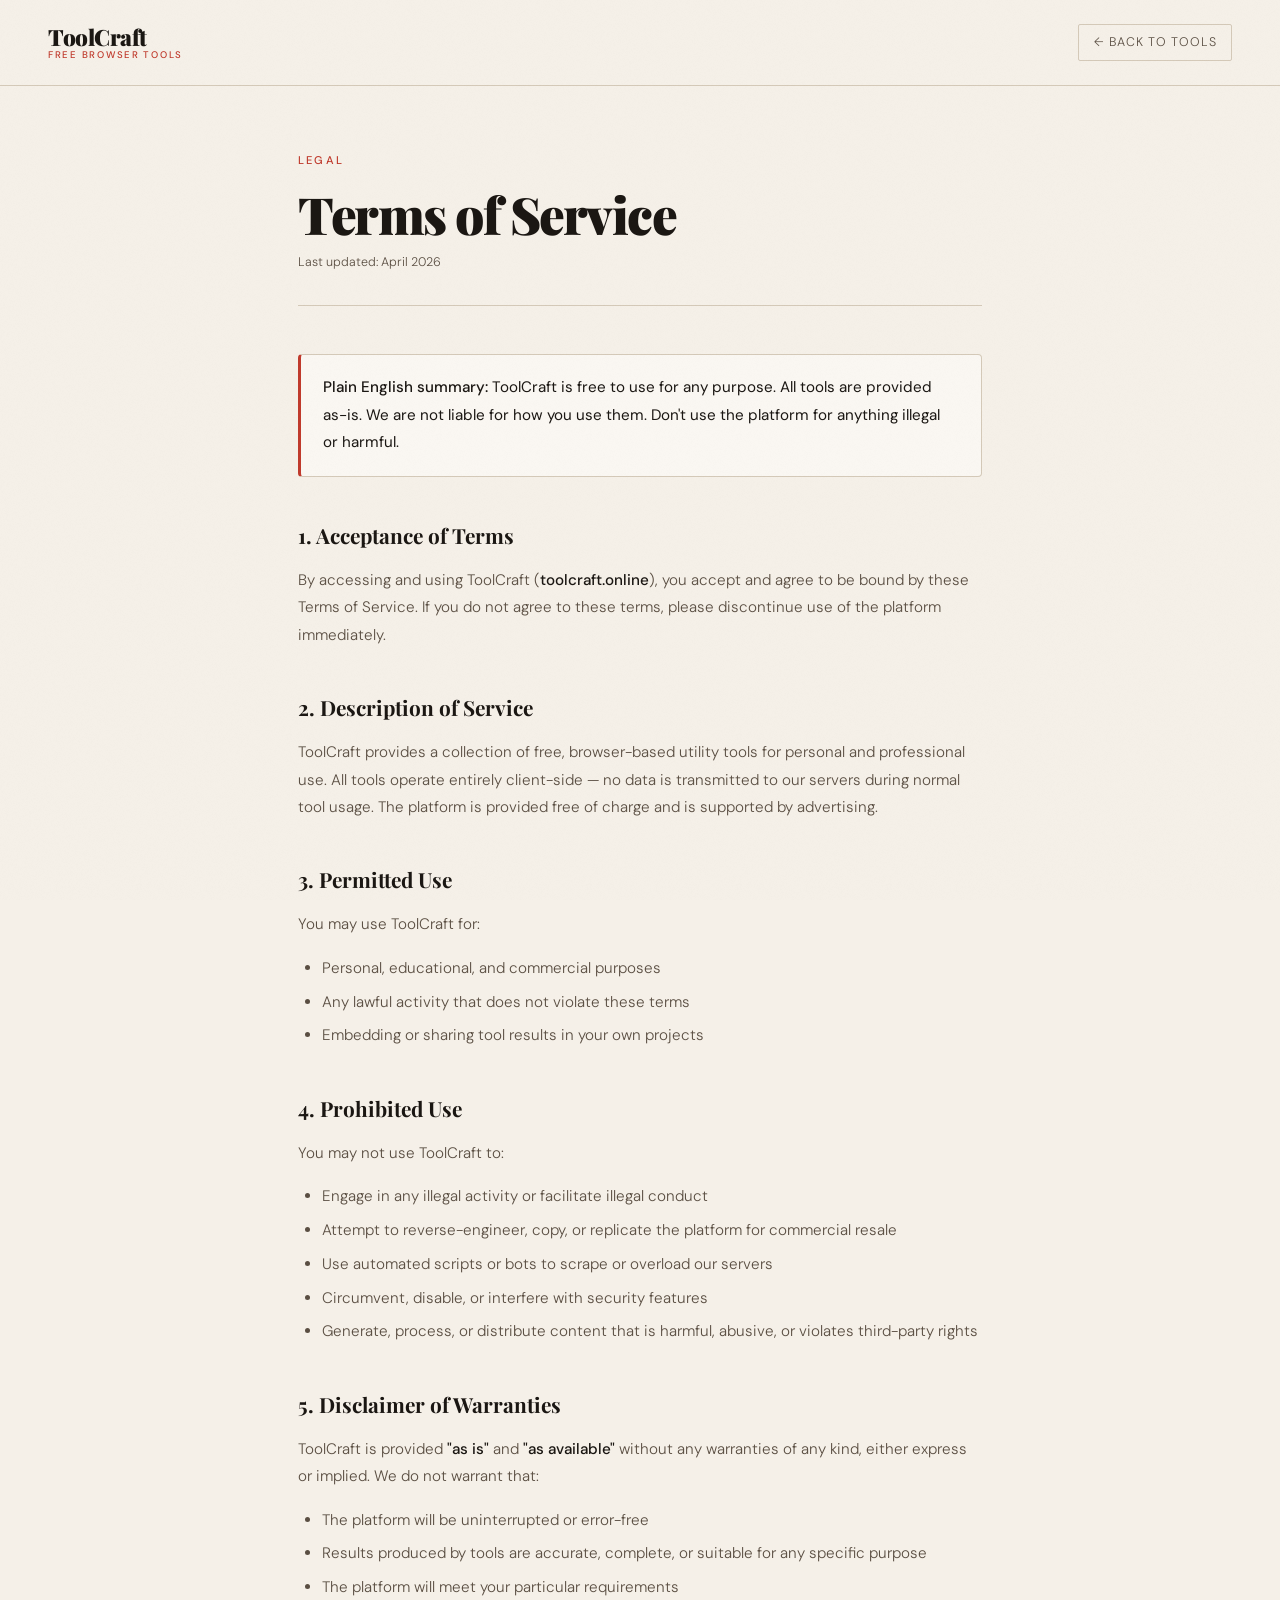
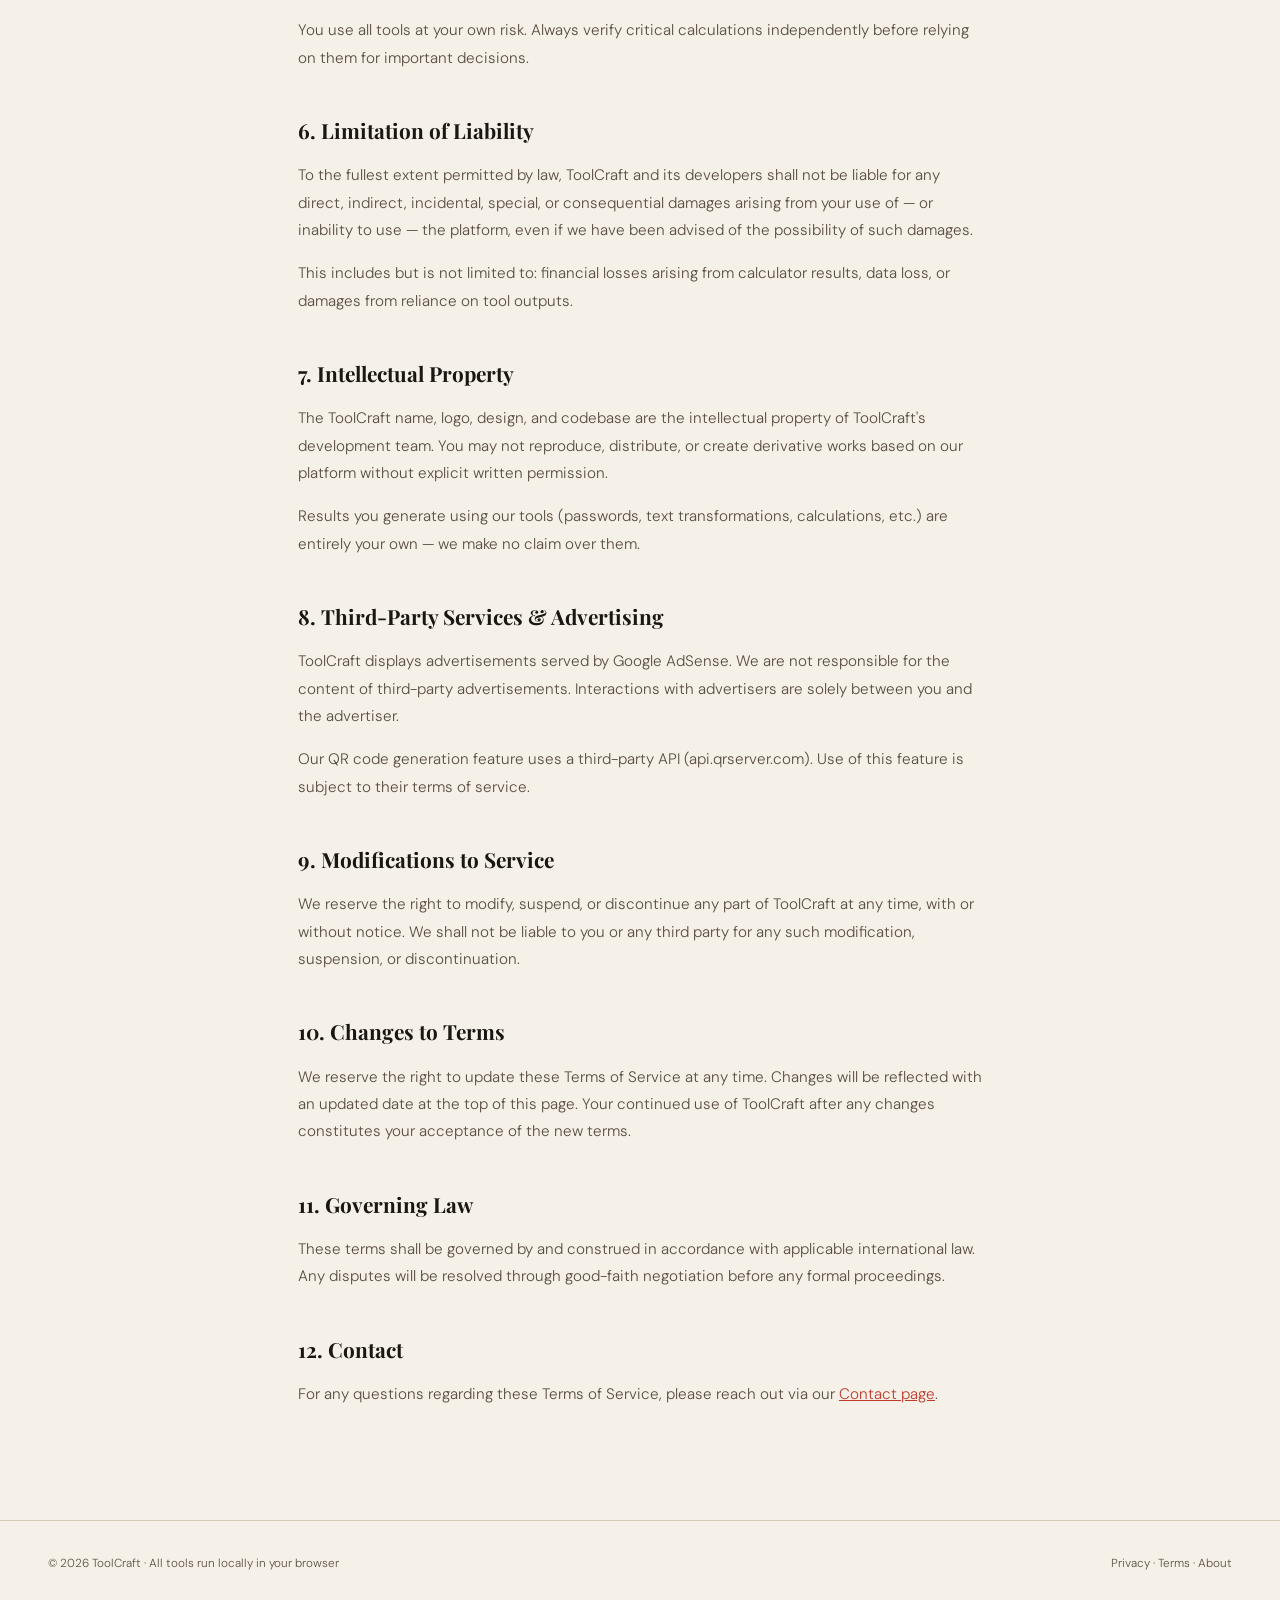
<file: terms.html>
<!DOCTYPE html>
<html lang="en">
<head>
<meta charset="UTF-8"/>
<meta name="viewport" content="width=device-width,initial-scale=1.0"/>
<meta name="description" content="ToolCraft Terms of Service — free browser tools provided as-is for personal and commercial use."/>
<title>Terms of Service — ToolCraft</title>
<link rel="icon" type="image/jpeg" href="/favicon.jpg"/>
<link href="https://fonts.googleapis.com/css2?family=Playfair+Display:wght@400;700;900&family=DM+Sans:wght@300;400;500&display=swap" rel="stylesheet"/>
<style>
*,*::before,*::after{box-sizing:border-box;margin:0;padding:0}
:root{--bg:#f5f0e8;--surface:#faf7f2;--ink:#1a1612;--ink-soft:#5a4e42;--accent:#c0392b;--border:#d4c9b8}
body{background:var(--bg);color:var(--ink);font-family:'DM Sans',sans-serif;font-weight:300;min-height:100vh;line-height:1.8}
body::before{content:'';position:fixed;inset:0;background-image:url("data:image/svg+xml,%3Csvg viewBox='0 0 200 200' xmlns='http://www.w3.org/2000/svg'%3E%3Cfilter id='n'%3E%3CfeTurbulence type='fractalNoise' baseFrequency='0.75' numOctaves='4' stitchTiles='stitch'/%3E%3C/filter%3E%3Crect width='100%25' height='100%25' filter='url(%23n)' opacity='0.04'/%3E%3C/svg%3E");background-size:150px;pointer-events:none;z-index:9999;opacity:.5}
nav{padding:1.5rem 3rem;border-bottom:1px solid var(--border);display:flex;align-items:center;justify-content:space-between}
.logo{text-decoration:none;display:flex;flex-direction:column;line-height:1}
.logo-name{font-family:'Playfair Display',serif;font-weight:900;font-size:1.4rem;letter-spacing:-.5px;color:var(--ink)}
.logo-tag{font-size:.6rem;font-weight:500;letter-spacing:.18em;text-transform:uppercase;color:var(--accent);margin-top:2px}
.nav-back{font-size:.78rem;letter-spacing:.08em;text-transform:uppercase;color:var(--ink-soft);text-decoration:none;border:1px solid var(--border);padding:.4rem .9rem;border-radius:2px;transition:all .2s}
.nav-back:hover{background:var(--ink);color:var(--bg);border-color:var(--ink)}
.container{max-width:780px;margin:0 auto;padding:4rem 3rem 6rem}
.page-label{font-size:.7rem;font-weight:500;letter-spacing:.2em;text-transform:uppercase;color:var(--accent);margin-bottom:1rem}
h1{font-family:'Playfair Display',serif;font-size:clamp(2rem,4vw,3.2rem);font-weight:900;letter-spacing:-1.5px;line-height:1.1;margin-bottom:.5rem}
.updated{font-size:.78rem;color:var(--ink-soft);margin-bottom:3rem;padding-bottom:2rem;border-bottom:1px solid var(--border)}
h2{font-family:'Playfair Display',serif;font-size:1.3rem;font-weight:700;margin:2.5rem 0 .8rem}
p{margin-bottom:1rem;font-size:.95rem;color:var(--ink-soft)}
p strong{color:var(--ink);font-weight:500}
ul{margin:.5rem 0 1rem 1.5rem;color:var(--ink-soft);font-size:.95rem}
ul li{margin-bottom:.4rem}
.highlight-box{background:var(--surface);border:1px solid var(--border);border-left:3px solid var(--accent);border-radius:4px;padding:1.2rem 1.4rem;margin:2rem 0}
.highlight-box p{margin:0;color:var(--ink);font-weight:400}
footer{border-top:1px solid var(--border);padding:2rem 3rem;display:flex;justify-content:space-between;align-items:center;font-size:.73rem;color:var(--ink-soft);flex-wrap:wrap;gap:.5rem}
footer a{color:var(--ink-soft);text-decoration:none}
footer a:hover{color:var(--accent)}
@media(max-width:640px){nav,.container,footer{padding-left:1.2rem;padding-right:1.2rem}}
</style>
</head>
<body>
<nav>
  <a href="/" class="logo">
    <span class="logo-name">ToolCraft</span>
    <span class="logo-tag">Free Browser Tools</span>
  </a>
  <a href="/" class="nav-back">&#8592; Back to Tools</a>
</nav>

<div class="container">
  <div class="page-label">Legal</div>
  <h1>Terms of Service</h1>
  <div class="updated">Last updated: April 2026</div>

  <div class="highlight-box">
    <p><strong>Plain English summary:</strong> ToolCraft is free to use for any purpose. All tools are provided as-is. We are not liable for how you use them. Don't use the platform for anything illegal or harmful.</p>
  </div>

  <h2>1. Acceptance of Terms</h2>
  <p>By accessing and using ToolCraft (<strong>toolcraft.online</strong>), you accept and agree to be bound by these Terms of Service. If you do not agree to these terms, please discontinue use of the platform immediately.</p>

  <h2>2. Description of Service</h2>
  <p>ToolCraft provides a collection of free, browser-based utility tools for personal and professional use. All tools operate entirely client-side — no data is transmitted to our servers during normal tool usage. The platform is provided free of charge and is supported by advertising.</p>

  <h2>3. Permitted Use</h2>
  <p>You may use ToolCraft for:</p>
  <ul>
    <li>Personal, educational, and commercial purposes</li>
    <li>Any lawful activity that does not violate these terms</li>
    <li>Embedding or sharing tool results in your own projects</li>
  </ul>

  <h2>4. Prohibited Use</h2>
  <p>You may not use ToolCraft to:</p>
  <ul>
    <li>Engage in any illegal activity or facilitate illegal conduct</li>
    <li>Attempt to reverse-engineer, copy, or replicate the platform for commercial resale</li>
    <li>Use automated scripts or bots to scrape or overload our servers</li>
    <li>Circumvent, disable, or interfere with security features</li>
    <li>Generate, process, or distribute content that is harmful, abusive, or violates third-party rights</li>
  </ul>

  <h2>5. Disclaimer of Warranties</h2>
  <p>ToolCraft is provided <strong>"as is"</strong> and <strong>"as available"</strong> without any warranties of any kind, either express or implied. We do not warrant that:</p>
  <ul>
    <li>The platform will be uninterrupted or error-free</li>
    <li>Results produced by tools are accurate, complete, or suitable for any specific purpose</li>
    <li>The platform will meet your particular requirements</li>
  </ul>
  <p>You use all tools at your own risk. Always verify critical calculations independently before relying on them for important decisions.</p>

  <h2>6. Limitation of Liability</h2>
  <p>To the fullest extent permitted by law, ToolCraft and its developers shall not be liable for any direct, indirect, incidental, special, or consequential damages arising from your use of — or inability to use — the platform, even if we have been advised of the possibility of such damages.</p>
  <p>This includes but is not limited to: financial losses arising from calculator results, data loss, or damages from reliance on tool outputs.</p>

  <h2>7. Intellectual Property</h2>
  <p>The ToolCraft name, logo, design, and codebase are the intellectual property of ToolCraft's development team. You may not reproduce, distribute, or create derivative works based on our platform without explicit written permission.</p>
  <p>Results you generate using our tools (passwords, text transformations, calculations, etc.) are entirely your own — we make no claim over them.</p>

  <h2>8. Third-Party Services & Advertising</h2>
  <p>ToolCraft displays advertisements served by Google AdSense. We are not responsible for the content of third-party advertisements. Interactions with advertisers are solely between you and the advertiser.</p>
  <p>Our QR code generation feature uses a third-party API (api.qrserver.com). Use of this feature is subject to their terms of service.</p>

  <h2>9. Modifications to Service</h2>
  <p>We reserve the right to modify, suspend, or discontinue any part of ToolCraft at any time, with or without notice. We shall not be liable to you or any third party for any such modification, suspension, or discontinuation.</p>

  <h2>10. Changes to Terms</h2>
  <p>We reserve the right to update these Terms of Service at any time. Changes will be reflected with an updated date at the top of this page. Your continued use of ToolCraft after any changes constitutes your acceptance of the new terms.</p>

  <h2>11. Governing Law</h2>
  <p>These terms shall be governed by and construed in accordance with applicable international law. Any disputes will be resolved through good-faith negotiation before any formal proceedings.</p>

  <h2>12. Contact</h2>
  <p>For any questions regarding these Terms of Service, please reach out via our <a href="/about.html" style="color:var(--accent)">Contact page</a>.</p>
</div>

<footer>
  <span>&copy; 2026 ToolCraft &middot; All tools run locally in your browser</span>
  <span>
    <a href="/privacy.html">Privacy</a> &middot;
    <a href="/terms.html">Terms</a> &middot;
    <a href="/about.html">About</a>
  </span>
</footer>
</body>
</html>
</file>
<file: popup.css>
*,*::before,*::after{box-sizing:border-box;margin:0;padding:0}
:root{--bg:#f5f0e8;--surface:#faf7f2;--ink:#1a1612;--ink-soft:#5a4e42;--accent:#c0392b;--border:#d4c9b8}
body{width:340px;min-height:400px;max-height:580px;background:var(--bg);font-family:-apple-system,BlinkMacSystemFont,'DM Sans',sans-serif;font-size:13px;color:var(--ink);display:flex;flex-direction:column;overflow:hidden}
.header{padding:.6rem .8rem;border-bottom:1px solid var(--border);display:flex;align-items:center;gap:.6rem;background:var(--surface)}
.logo{flex-shrink:0}
.logo-name{font-weight:700;font-size:.95rem;letter-spacing:-.3px;display:block;line-height:1}
.logo-tag{font-size:.55rem;font-weight:500;letter-spacing:.15em;text-transform:uppercase;color:var(--accent)}
.search{flex:1;background:var(--bg);border:1px solid var(--border);border-radius:4px;padding:.4rem .6rem;font-size:.78rem;color:var(--ink);outline:none}
.search:focus{border-color:var(--ink)}
.tabs{display:flex;gap:0;border-bottom:1px solid var(--border);background:var(--surface)}
.tab{flex:1;padding:.45rem .3rem;background:transparent;border:none;cursor:pointer;font-size:.7rem;font-weight:500;letter-spacing:.05em;text-transform:uppercase;color:var(--ink-soft);transition:all .15s;border-bottom:2px solid transparent}
.tab.on{color:var(--ink);border-bottom-color:var(--accent)}
.tab:hover{background:var(--bg)}
.tools{flex:1;overflow-y:auto;padding:.4rem}
.tool-item{display:flex;align-items:center;gap:.6rem;padding:.5rem .6rem;border-radius:4px;cursor:pointer;transition:background .15s}
.tool-item:hover{background:var(--surface)}
.tool-icon{width:28px;height:28px;background:var(--ink);border-radius:3px;display:flex;align-items:center;justify-content:center;color:var(--bg);font-size:.7rem;flex-shrink:0;font-weight:700}
.tool-name{font-size:.8rem;font-weight:500;line-height:1.2}
.tool-desc{font-size:.68rem;color:var(--ink-soft)}
.tool-panel{flex:1;display:flex;flex-direction:column;overflow:hidden}
.panel-header{display:flex;align-items:center;gap:.5rem;padding:.5rem .7rem;border-bottom:1px solid var(--border);background:var(--surface)}
.back-btn{background:transparent;border:none;cursor:pointer;font-size:.75rem;color:var(--ink-soft);padding:.2rem .4rem;border-radius:3px}
.back-btn:hover{background:var(--bg);color:var(--ink)}
.panel-title{flex:1;font-size:.82rem;font-weight:600;letter-spacing:-.2px}
.open-full{font-size:.68rem;color:var(--accent);text-decoration:none;white-space:nowrap}
.open-full:hover{text-decoration:underline}
.panel-body{flex:1;overflow-y:auto;padding:.7rem .8rem}
textarea,input[type=text],input[type=number],input[type=date],select{width:100%;background:var(--bg);border:1px solid var(--border);border-radius:3px;padding:.45rem .6rem;font-size:.78rem;color:var(--ink);outline:none;resize:vertical;font-family:inherit}
textarea:focus,input:focus,select:focus{border-color:var(--ink)}
.lbl{font-size:.63rem;letter-spacing:.08em;text-transform:uppercase;color:var(--ink-soft);margin:.4rem 0 .2rem;display:block}
.btn{display:inline-flex;align-items:center;gap:.3rem;margin-top:.5rem;padding:.38rem .8rem;background:var(--ink);color:var(--bg);border:none;border-radius:3px;font-size:.7rem;font-weight:500;letter-spacing:.05em;text-transform:uppercase;cursor:pointer;transition:background .15s}
.btn:hover{background:var(--accent)}
.btn-g{background:transparent;color:var(--ink);border:1px solid var(--border)}
.btn-g:hover{background:var(--bg);border-color:var(--ink)}
.btn-row{display:flex;gap:.4rem;flex-wrap:wrap;align-items:center}
.res{margin-top:.5rem;padding:.5rem .6rem;background:var(--bg);border:1px solid var(--border);border-left:2px solid var(--accent);border-radius:3px;font-size:.75rem;line-height:1.5;white-space:pre-wrap;word-break:break-all}
.res.hidden{display:none}
.chips{display:flex;gap:.4rem;flex-wrap:wrap;margin-top:.4rem}
.chip{background:var(--bg);border:1px solid var(--border);border-radius:2px;padding:.2rem .5rem;font-size:.7rem;font-weight:500}
.chip span{color:var(--ink-soft);margin-right:.2rem}
.sbar{height:3px;border-radius:2px;background:var(--border);margin:.3rem 0;overflow:hidden}
.sfill{height:100%;border-radius:2px;transition:width .3s,background .3s}
.copied{color:#1a7a4a;font-size:.68rem;margin-left:.3rem;opacity:0;transition:opacity .3s}
.copied.show{opacity:1}
.no-results{text-align:center;padding:2rem;color:var(--ink-soft);font-size:.8rem}
.footer{padding:.45rem .8rem;border-top:1px solid var(--border);display:flex;justify-content:space-between;align-items:center;font-size:.65rem;color:var(--ink-soft);background:var(--surface)}
.footer a{color:var(--accent);text-decoration:none}
</file>
